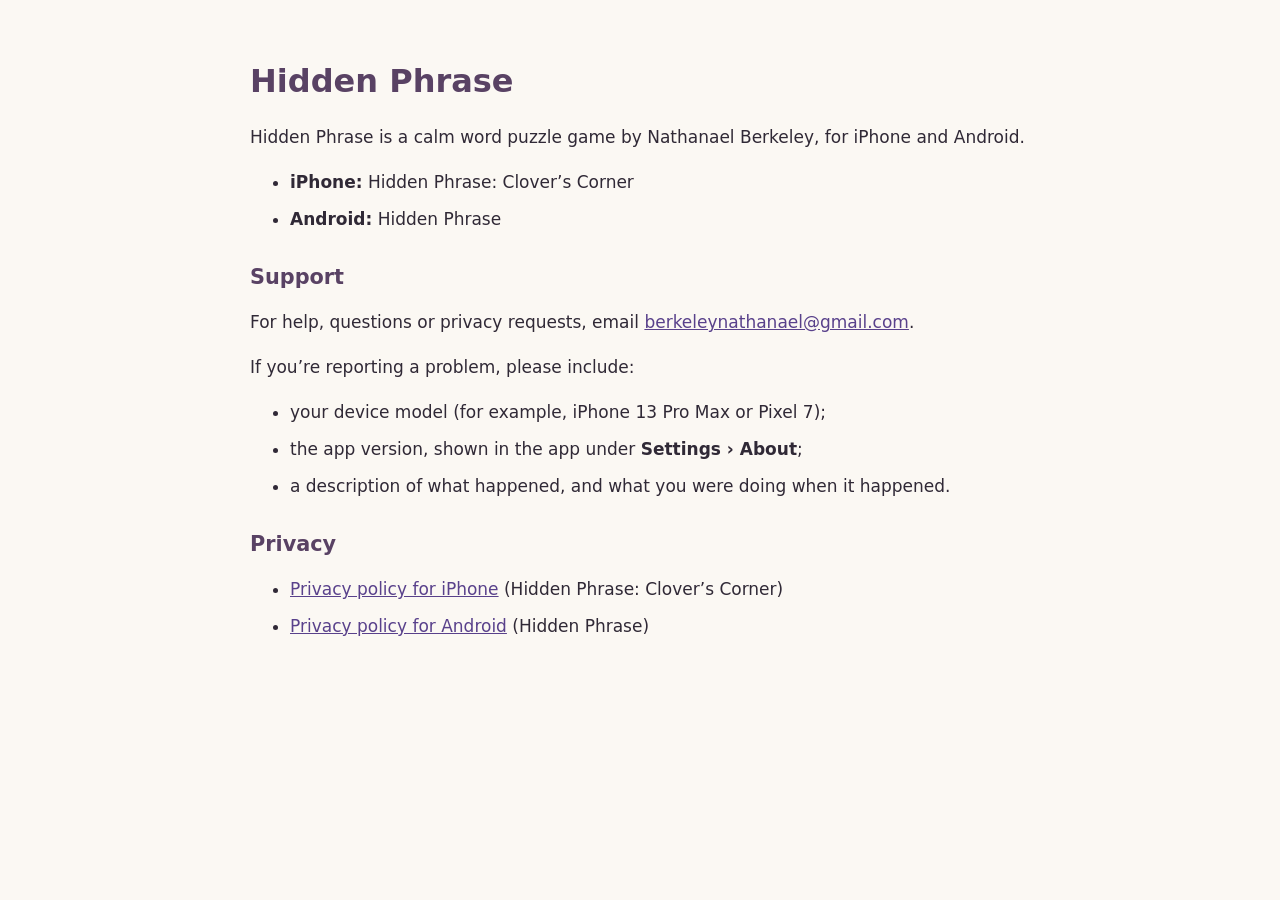
<file: index.html>
<!doctype html><html lang="en"><head><meta charset="utf-8"><meta name="viewport" content="width=device-width,initial-scale=1"><title>Hidden Phrase · Support</title><style>body{margin:0;background:#fbf8f3;color:#302936;font:17px/1.65 system-ui,sans-serif}main{max-width:780px;margin:auto;padding:40px 24px 64px}h1,h2{line-height:1.25;color:#594264}h1{font-size:2rem}h2{font-size:1.3rem;margin-top:2rem}a{color:#59418b;text-decoration:underline;overflow-wrap:anywhere}a:focus-visible{outline:3px solid #865da8;outline-offset:4px}li{margin-bottom:.55rem}</style></head><body><main><h1>Hidden Phrase</h1>
<p>Hidden Phrase is a calm word puzzle game by Nathanael Berkeley, for iPhone and Android.</p>
<ul><li><strong>iPhone:</strong> Hidden Phrase: Clover’s Corner</li><li><strong>Android:</strong> Hidden Phrase</li></ul>
<h2>Support</h2>
<p>For help, questions or privacy requests, email <a href="mailto:berkeleynathanael@gmail.com?subject=Hidden%20Phrase%20support">berkeleynathanael@gmail.com</a>.</p>
<p>If you’re reporting a problem, please include:</p>
<ul><li>your device model (for example, iPhone 13 Pro Max or Pixel 7);</li><li>the app version, shown in the app under <strong>Settings › About</strong>;</li><li>a description of what happened, and what you were doing when it happened.</li></ul>
<h2>Privacy</h2>
<ul><li><a href="privacy-ios.html">Privacy policy for iPhone</a> (Hidden Phrase: Clover’s Corner)</li><li><a href="privacy.html">Privacy policy for Android</a> (Hidden Phrase)</li></ul>
</main></body></html>
</file>
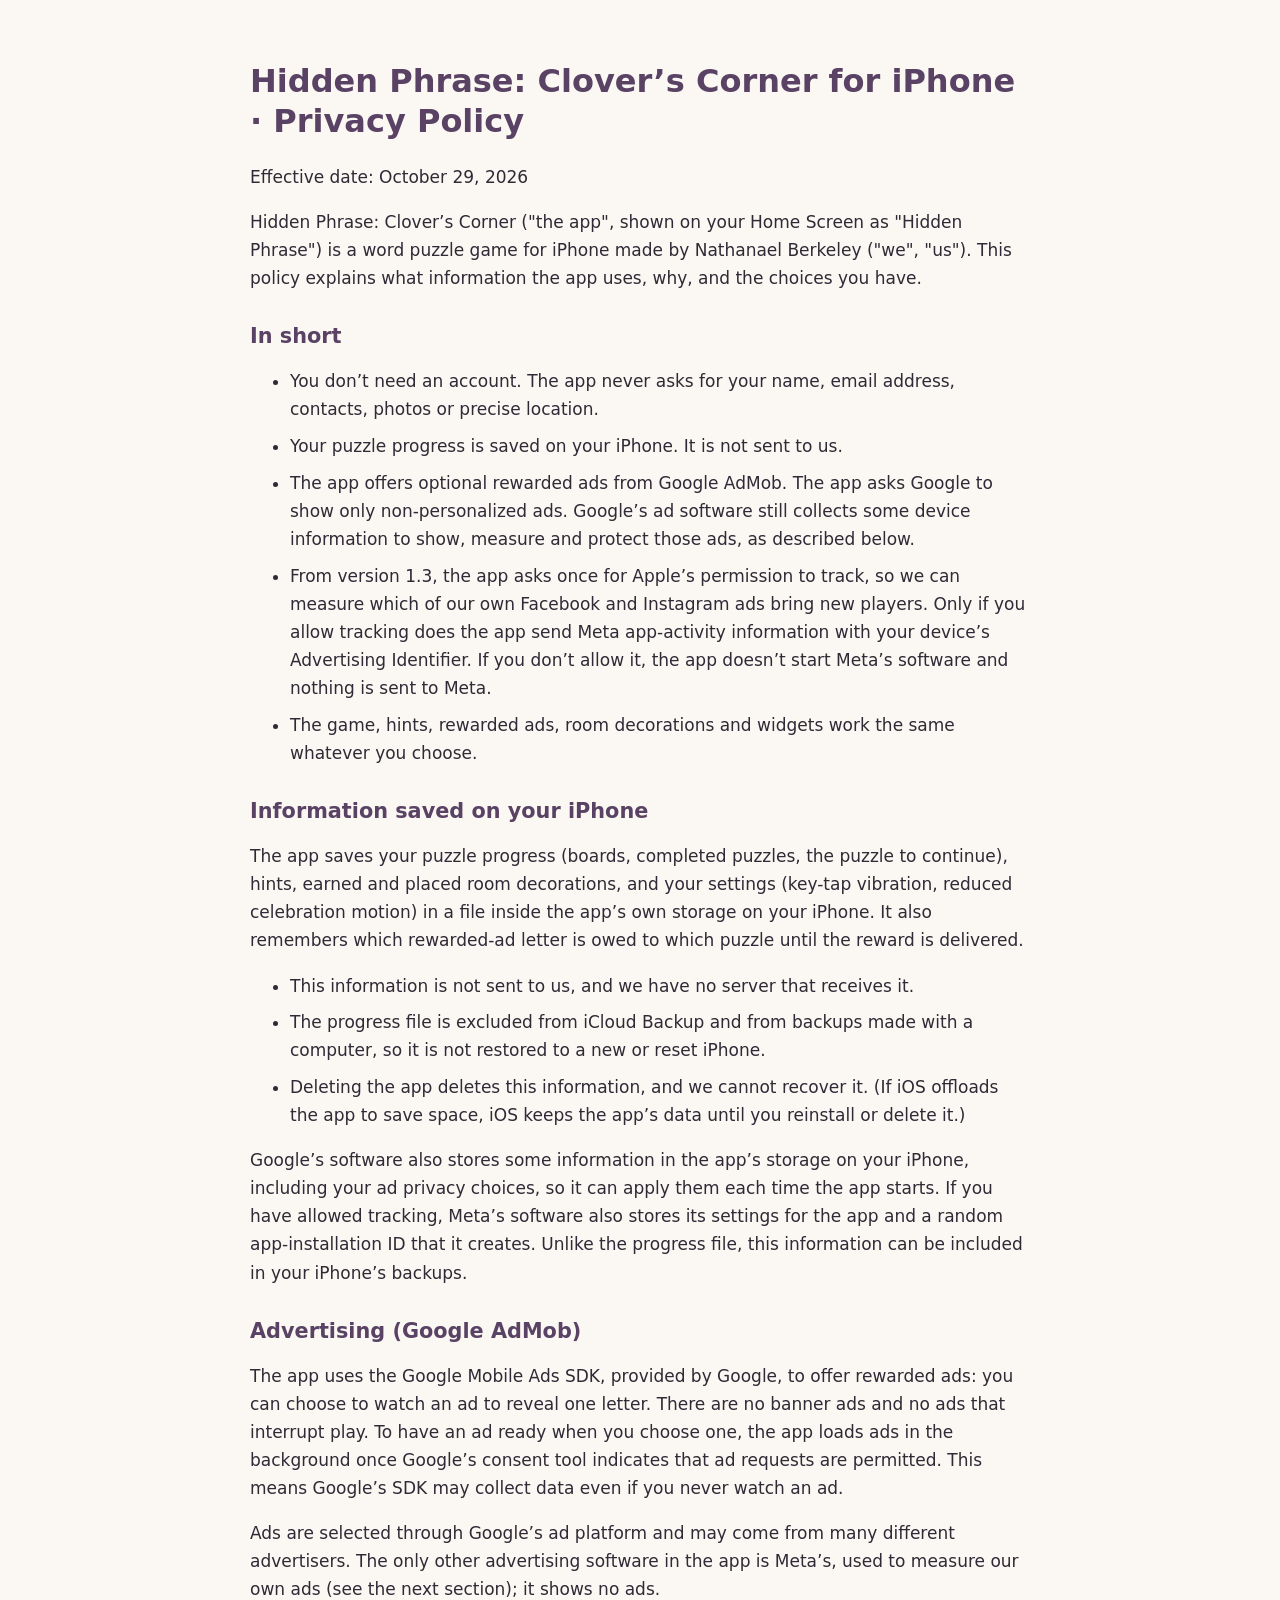
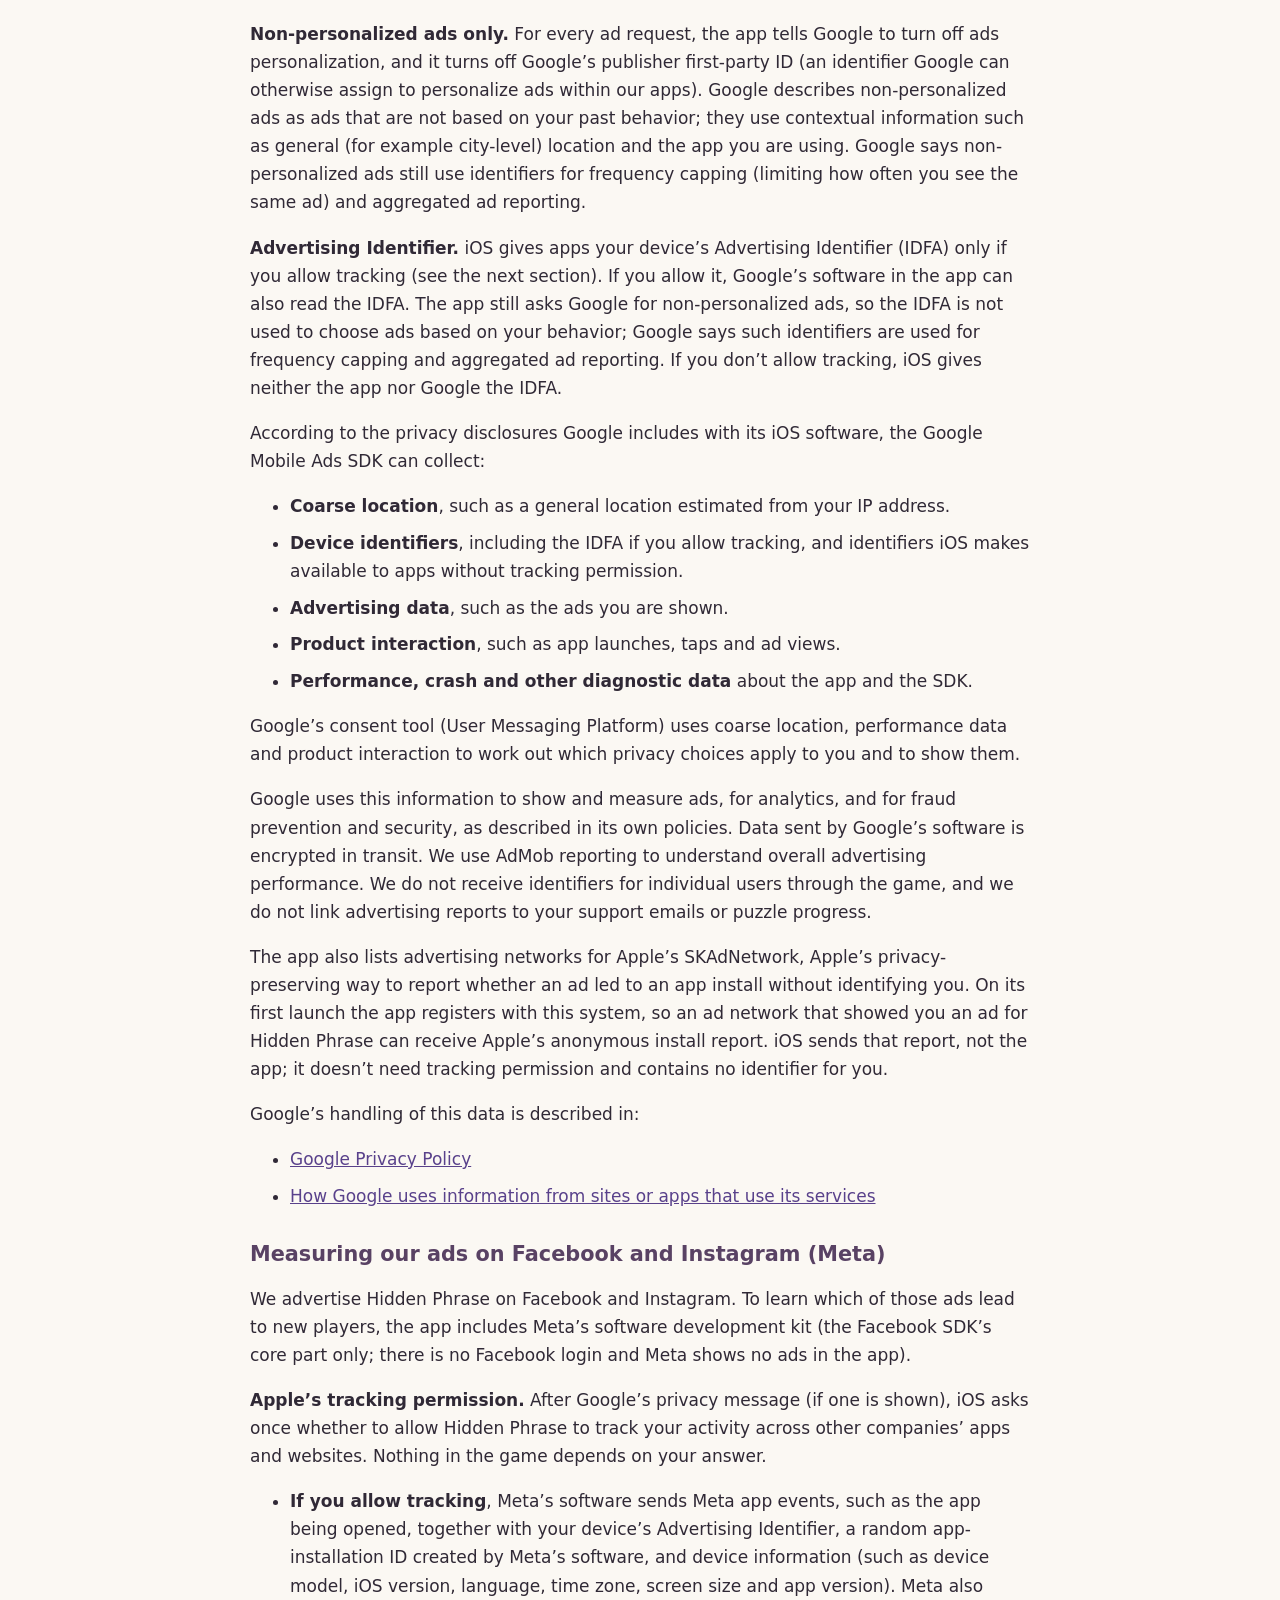
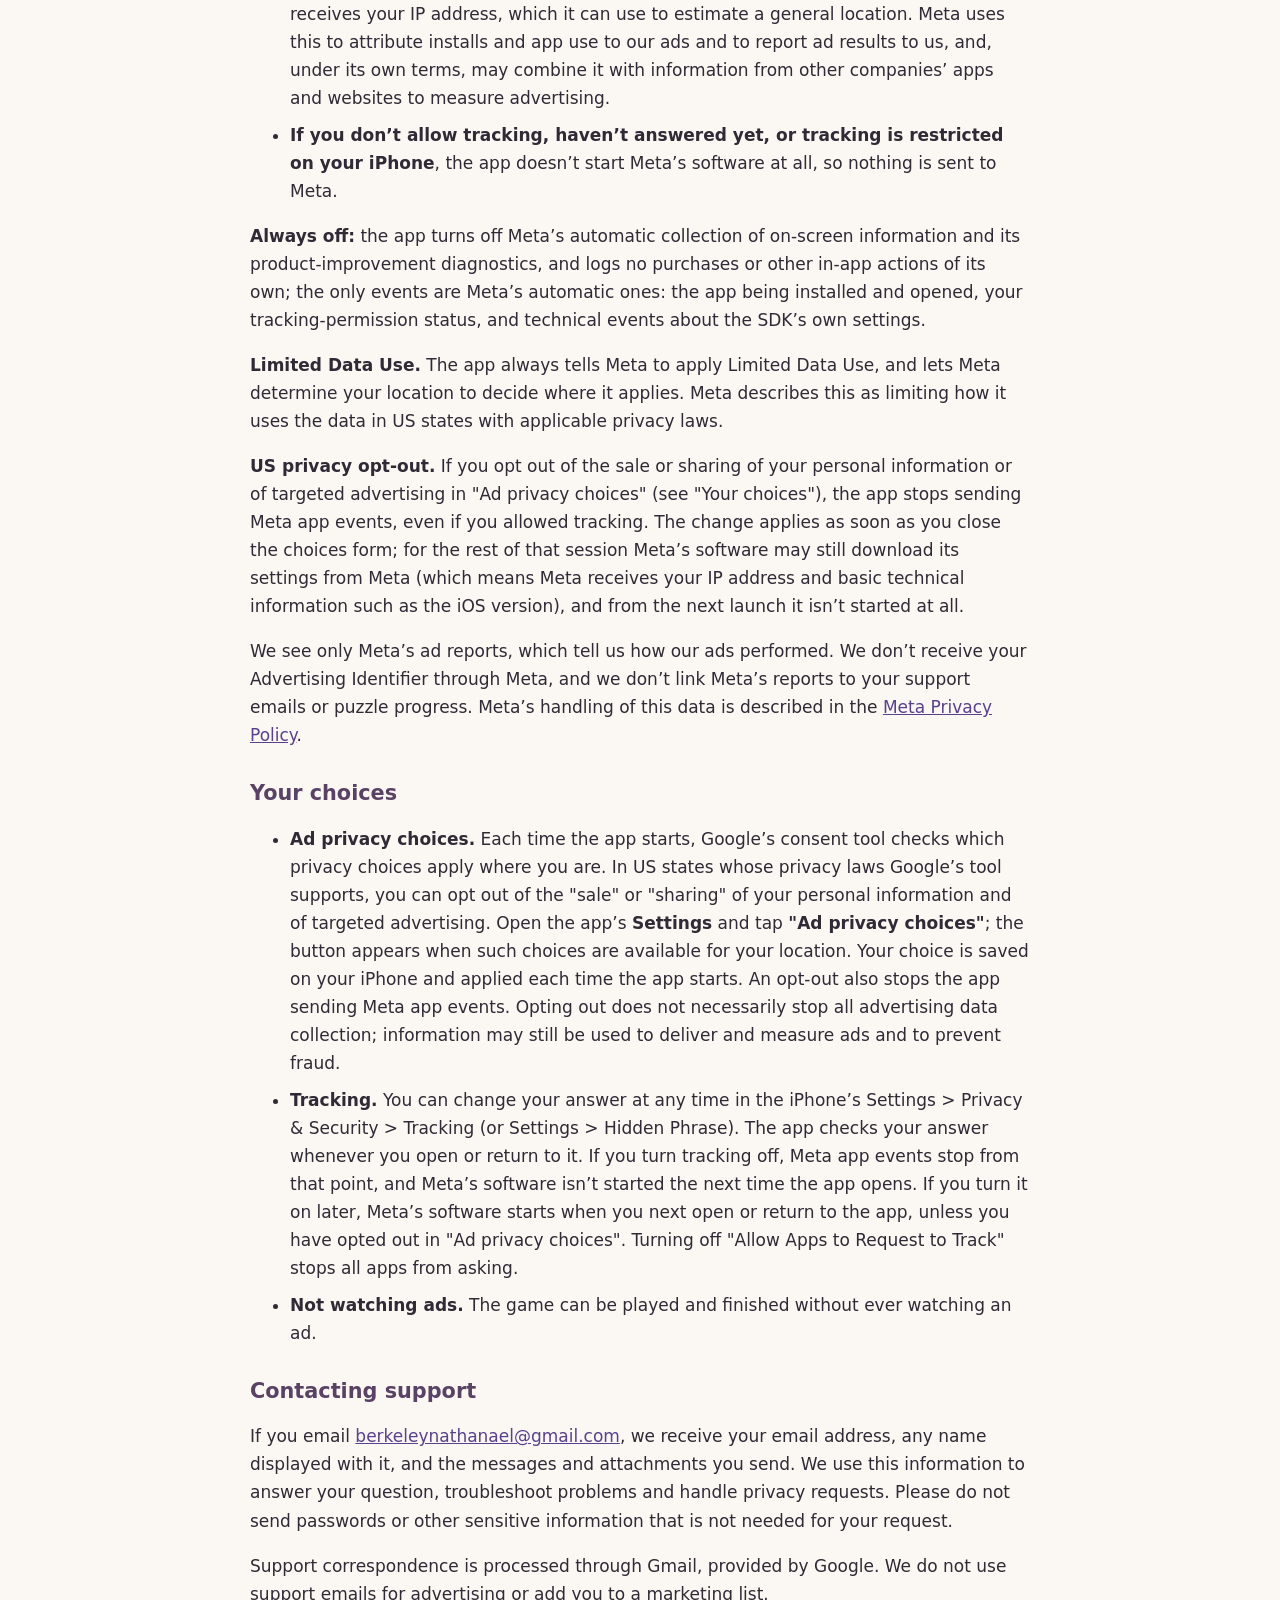
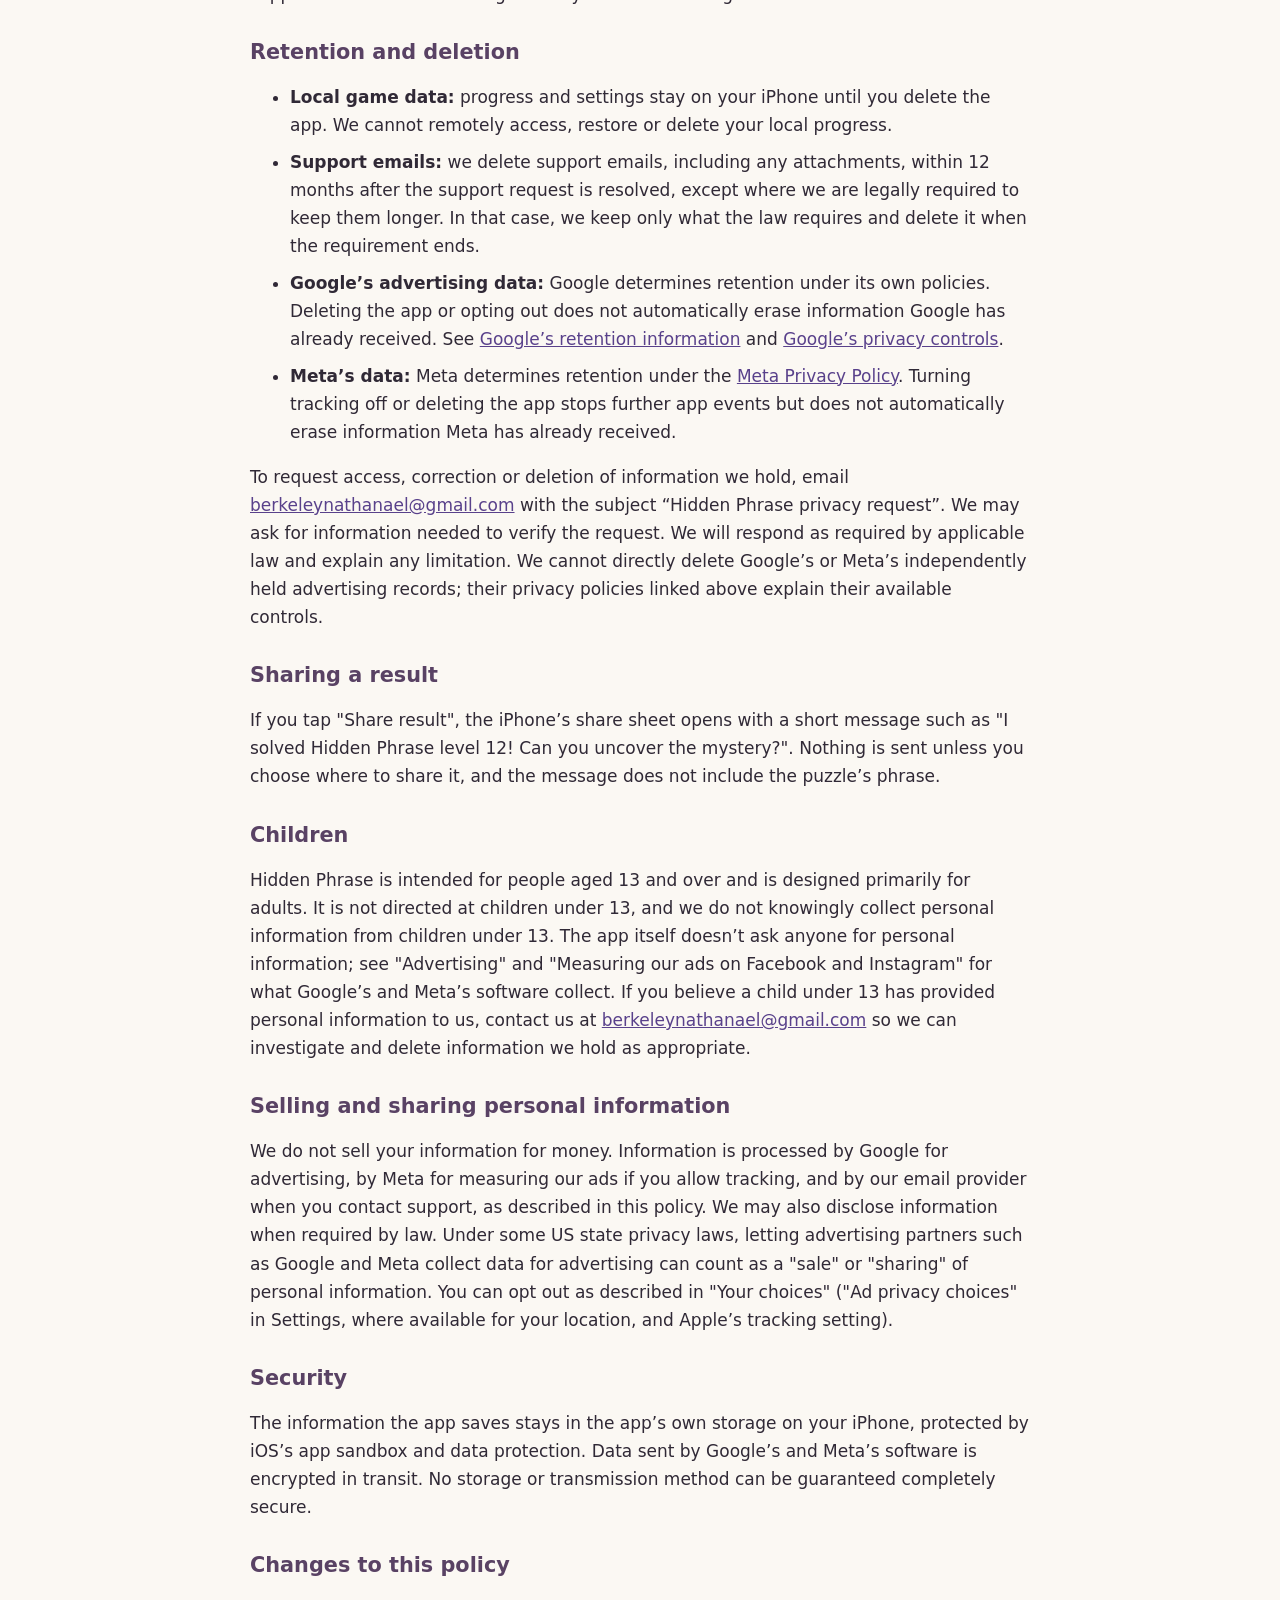
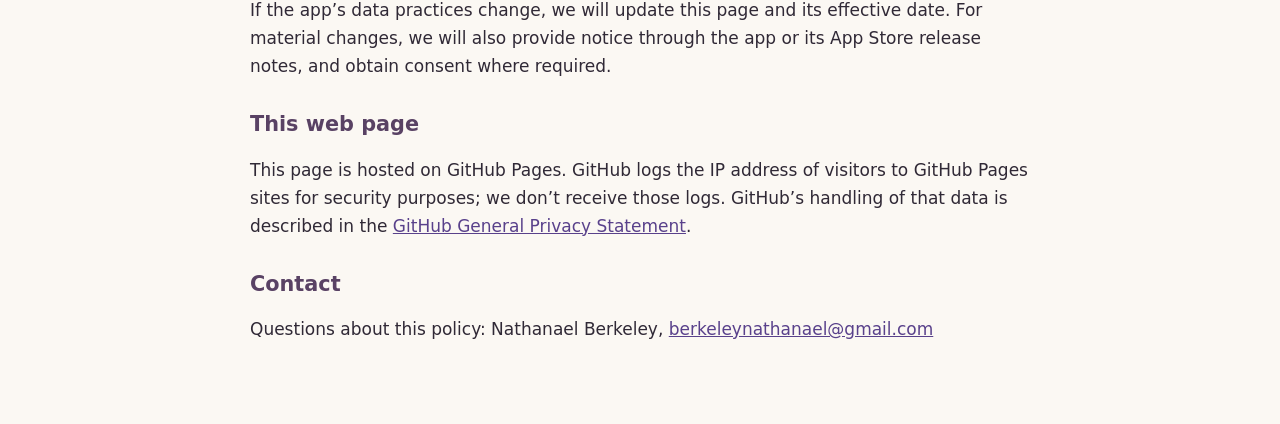
<file: privacy-ios.html>
<!doctype html><html lang="en"><head><meta charset="utf-8"><meta name="viewport" content="width=device-width,initial-scale=1"><title>Hidden Phrase: Clover’s Corner for iPhone · Privacy Policy</title><style>body{margin:0;background:#fbf8f3;color:#302936;font:17px/1.65 system-ui,sans-serif}main{max-width:780px;margin:auto;padding:40px 24px 64px}h1,h2{line-height:1.25;color:#594264}h1{font-size:2rem}h2{font-size:1.3rem;margin-top:2rem}a{color:#59418b;text-decoration:underline;overflow-wrap:anywhere}a:focus-visible{outline:3px solid #865da8;outline-offset:4px}li{margin-bottom:.55rem}@media print{body{background:white}main{padding:0}}</style></head><body><main><h1>Hidden Phrase: Clover’s Corner for iPhone · Privacy Policy</h1>
<p>Effective date: October 29, 2026</p>
<p>Hidden Phrase: Clover’s Corner (&quot;the app&quot;, shown on your Home Screen as &quot;Hidden Phrase&quot;) is a word puzzle game for iPhone made by Nathanael Berkeley (&quot;we&quot;, &quot;us&quot;). This policy explains what information the app uses, why, and the choices you have.</p>
<h2>In short</h2>
<ul><li>You don’t need an account. The app never asks for your name, email address, contacts, photos or precise location.</li><li>Your puzzle progress is saved on your iPhone. It is not sent to us.</li><li>The app offers optional rewarded ads from Google AdMob. The app asks Google to show only non-personalized ads. Google’s ad software still collects some device information to show, measure and protect those ads, as described below.</li><li>From version 1.3, the app asks once for Apple’s permission to track, so we can measure which of our own Facebook and Instagram ads bring new players. Only if you allow tracking does the app send Meta app-activity information with your device’s Advertising Identifier. If you don’t allow it, the app doesn’t start Meta’s software and nothing is sent to Meta.</li><li>The game, hints, rewarded ads, room decorations and widgets work the same whatever you choose.</li></ul>
<h2>Information saved on your iPhone</h2>
<p>The app saves your puzzle progress (boards, completed puzzles, the puzzle to continue), hints, earned and placed room decorations, and your settings (key-tap vibration, reduced celebration motion) in a file inside the app’s own storage on your iPhone. It also remembers which rewarded-ad letter is owed to which puzzle until the reward is delivered.</p>
<ul><li>This information is not sent to us, and we have no server that receives it.</li><li>The progress file is excluded from iCloud Backup and from backups made with a computer, so it is not restored to a new or reset iPhone.</li><li>Deleting the app deletes this information, and we cannot recover it. (If iOS offloads the app to save space, iOS keeps the app’s data until you reinstall or delete it.)</li></ul>
<p>Google’s software also stores some information in the app’s storage on your iPhone, including your ad privacy choices, so it can apply them each time the app starts. If you have allowed tracking, Meta’s software also stores its settings for the app and a random app-installation ID that it creates. Unlike the progress file, this information can be included in your iPhone’s backups.</p>
<h2>Advertising (Google AdMob)</h2>
<p>The app uses the Google Mobile Ads SDK, provided by Google, to offer rewarded ads: you can choose to watch an ad to reveal one letter. There are no banner ads and no ads that interrupt play. To have an ad ready when you choose one, the app loads ads in the background once Google’s consent tool indicates that ad requests are permitted. This means Google’s SDK may collect data even if you never watch an ad.</p>
<p>Ads are selected through Google’s ad platform and may come from many different advertisers. The only other advertising software in the app is Meta’s, used to measure our own ads (see the next section); it shows no ads.</p>
<p><strong>Non-personalized ads only.</strong> For every ad request, the app tells Google to turn off ads personalization, and it turns off Google’s publisher first-party ID (an identifier Google can otherwise assign to personalize ads within our apps). Google describes non-personalized ads as ads that are not based on your past behavior; they use contextual information such as general (for example city-level) location and the app you are using. Google says non-personalized ads still use identifiers for frequency capping (limiting how often you see the same ad) and aggregated ad reporting.</p>
<p><strong>Advertising Identifier.</strong> iOS gives apps your device’s Advertising Identifier (IDFA) only if you allow tracking (see the next section). If you allow it, Google’s software in the app can also read the IDFA. The app still asks Google for non-personalized ads, so the IDFA is not used to choose ads based on your behavior; Google says such identifiers are used for frequency capping and aggregated ad reporting. If you don’t allow tracking, iOS gives neither the app nor Google the IDFA.</p>
<p>According to the privacy disclosures Google includes with its iOS software, the Google Mobile Ads SDK can collect:</p>
<ul><li><strong>Coarse location</strong>, such as a general location estimated from your IP address.</li><li><strong>Device identifiers</strong>, including the IDFA if you allow tracking, and identifiers iOS makes available to apps without tracking permission.</li><li><strong>Advertising data</strong>, such as the ads you are shown.</li><li><strong>Product interaction</strong>, such as app launches, taps and ad views.</li><li><strong>Performance, crash and other diagnostic data</strong> about the app and the SDK.</li></ul>
<p>Google’s consent tool (User Messaging Platform) uses coarse location, performance data and product interaction to work out which privacy choices apply to you and to show them.</p>
<p>Google uses this information to show and measure ads, for analytics, and for fraud prevention and security, as described in its own policies. Data sent by Google’s software is encrypted in transit. We use AdMob reporting to understand overall advertising performance. We do not receive identifiers for individual users through the game, and we do not link advertising reports to your support emails or puzzle progress.</p>
<p>The app also lists advertising networks for Apple’s SKAdNetwork, Apple’s privacy-preserving way to report whether an ad led to an app install without identifying you. On its first launch the app registers with this system, so an ad network that showed you an ad for Hidden Phrase can receive Apple’s anonymous install report. iOS sends that report, not the app; it doesn’t need tracking permission and contains no identifier for you.</p>
<p>Google’s handling of this data is described in:</p>
<ul><li><a href="https://policies.google.com/privacy">Google Privacy Policy</a></li><li><a href="https://policies.google.com/technologies/partner-sites">How Google uses information from sites or apps that use its services</a></li></ul>
<h2>Measuring our ads on Facebook and Instagram (Meta)</h2>
<p>We advertise Hidden Phrase on Facebook and Instagram. To learn which of those ads lead to new players, the app includes Meta’s software development kit (the Facebook SDK’s core part only; there is no Facebook login and Meta shows no ads in the app).</p>
<p><strong>Apple’s tracking permission.</strong> After Google’s privacy message (if one is shown), iOS asks once whether to allow Hidden Phrase to track your activity across other companies’ apps and websites. Nothing in the game depends on your answer.</p>
<ul><li><strong>If you allow tracking</strong>, Meta’s software sends Meta app events, such as the app being opened, together with your device’s Advertising Identifier, a random app-installation ID created by Meta’s software, and device information (such as device model, iOS version, language, time zone, screen size and app version). Meta also receives your IP address, which it can use to estimate a general location. Meta uses this to attribute installs and app use to our ads and to report ad results to us, and, under its own terms, may combine it with information from other companies’ apps and websites to measure advertising.</li><li><strong>If you don’t allow tracking, haven’t answered yet, or tracking is restricted on your iPhone</strong>, the app doesn’t start Meta’s software at all, so nothing is sent to Meta.</li></ul>
<p><strong>Always off:</strong> the app turns off Meta’s automatic collection of on-screen information and its product-improvement diagnostics, and logs no purchases or other in-app actions of its own; the only events are Meta’s automatic ones: the app being installed and opened, your tracking-permission status, and technical events about the SDK’s own settings.</p>
<p><strong>Limited Data Use.</strong> The app always tells Meta to apply Limited Data Use, and lets Meta determine your location to decide where it applies. Meta describes this as limiting how it uses the data in US states with applicable privacy laws.</p>
<p><strong>US privacy opt-out.</strong> If you opt out of the sale or sharing of your personal information or of targeted advertising in &quot;Ad privacy choices&quot; (see &quot;Your choices&quot;), the app stops sending Meta app events, even if you allowed tracking. The change applies as soon as you close the choices form; for the rest of that session Meta’s software may still download its settings from Meta (which means Meta receives your IP address and basic technical information such as the iOS version), and from the next launch it isn’t started at all.</p>
<p>We see only Meta’s ad reports, which tell us how our ads performed. We don’t receive your Advertising Identifier through Meta, and we don’t link Meta’s reports to your support emails or puzzle progress. Meta’s handling of this data is described in the <a href="https://www.facebook.com/privacy/policy/">Meta Privacy Policy</a>.</p>
<h2>Your choices</h2>
<ul><li><strong>Ad privacy choices.</strong> Each time the app starts, Google’s consent tool checks which privacy choices apply where you are. In US states whose privacy laws Google’s tool supports, you can opt out of the &quot;sale&quot; or &quot;sharing&quot; of your personal information and of targeted advertising. Open the app’s <strong>Settings</strong> and tap <strong>&quot;Ad privacy choices&quot;</strong>; the button appears when such choices are available for your location. Your choice is saved on your iPhone and applied each time the app starts. An opt-out also stops the app sending Meta app events. Opting out does not necessarily stop all advertising data collection; information may still be used to deliver and measure ads and to prevent fraud.</li><li><strong>Tracking.</strong> You can change your answer at any time in the iPhone’s Settings &gt; Privacy &amp; Security &gt; Tracking (or Settings &gt; Hidden Phrase). The app checks your answer whenever you open or return to it. If you turn tracking off, Meta app events stop from that point, and Meta’s software isn’t started the next time the app opens. If you turn it on later, Meta’s software starts when you next open or return to the app, unless you have opted out in &quot;Ad privacy choices&quot;. Turning off &quot;Allow Apps to Request to Track&quot; stops all apps from asking.</li><li><strong>Not watching ads.</strong> The game can be played and finished without ever watching an ad.</li></ul>
<h2>Contacting support</h2>
<p>If you email <a href="mailto:berkeleynathanael@gmail.com">berkeleynathanael@gmail.com</a>, we receive your email address, any name displayed with it, and the messages and attachments you send. We use this information to answer your question, troubleshoot problems and handle privacy requests. Please do not send passwords or other sensitive information that is not needed for your request.</p>
<p>Support correspondence is processed through Gmail, provided by Google. We do not use support emails for advertising or add you to a marketing list.</p>
<h2>Retention and deletion</h2>
<ul><li><strong>Local game data:</strong> progress and settings stay on your iPhone until you delete the app. We cannot remotely access, restore or delete your local progress.</li><li><strong>Support emails:</strong> we delete support emails, including any attachments, within 12 months after the support request is resolved, except where we are legally required to keep them longer. In that case, we keep only what the law requires and delete it when the requirement ends.</li><li><strong>Google’s advertising data:</strong> Google determines retention under its own policies. Deleting the app or opting out does not automatically erase information Google has already received. See <a href="https://policies.google.com/technologies/retention">Google’s retention information</a> and <a href="https://policies.google.com/privacy#infochoices">Google’s privacy controls</a>.</li><li><strong>Meta’s data:</strong> Meta determines retention under the <a href="https://www.facebook.com/privacy/policy/">Meta Privacy Policy</a>. Turning tracking off or deleting the app stops further app events but does not automatically erase information Meta has already received.</li></ul>
<p>To request access, correction or deletion of information we hold, email <a href="mailto:berkeleynathanael@gmail.com">berkeleynathanael@gmail.com</a> with the subject “Hidden Phrase privacy request”. We may ask for information needed to verify the request. We will respond as required by applicable law and explain any limitation. We cannot directly delete Google’s or Meta’s independently held advertising records; their privacy policies linked above explain their available controls.</p>
<h2>Sharing a result</h2>
<p>If you tap &quot;Share result&quot;, the iPhone’s share sheet opens with a short message such as &quot;I solved Hidden Phrase level 12! Can you uncover the mystery?&quot;. Nothing is sent unless you choose where to share it, and the message does not include the puzzle’s phrase.</p>
<h2>Children</h2>
<p>Hidden Phrase is intended for people aged 13 and over and is designed primarily for adults. It is not directed at children under 13, and we do not knowingly collect personal information from children under 13. The app itself doesn’t ask anyone for personal information; see &quot;Advertising&quot; and &quot;Measuring our ads on Facebook and Instagram&quot; for what Google’s and Meta’s software collect. If you believe a child under 13 has provided personal information to us, contact us at <a href="mailto:berkeleynathanael@gmail.com">berkeleynathanael@gmail.com</a> so we can investigate and delete information we hold as appropriate.</p>
<h2>Selling and sharing personal information</h2>
<p>We do not sell your information for money. Information is processed by Google for advertising, by Meta for measuring our ads if you allow tracking, and by our email provider when you contact support, as described in this policy. We may also disclose information when required by law. Under some US state privacy laws, letting advertising partners such as Google and Meta collect data for advertising can count as a &quot;sale&quot; or &quot;sharing&quot; of personal information. You can opt out as described in &quot;Your choices&quot; (&quot;Ad privacy choices&quot; in Settings, where available for your location, and Apple’s tracking setting).</p>
<h2>Security</h2>
<p>The information the app saves stays in the app’s own storage on your iPhone, protected by iOS’s app sandbox and data protection. Data sent by Google’s and Meta’s software is encrypted in transit. No storage or transmission method can be guaranteed completely secure.</p>
<h2>Changes to this policy</h2>
<p>If the app’s data practices change, we will update this page and its effective date. For material changes, we will also provide notice through the app or its App Store release notes, and obtain consent where required.</p>
<h2>This web page</h2>
<p>This page is hosted on GitHub Pages. GitHub logs the IP address of visitors to GitHub Pages sites for security purposes; we don’t receive those logs. GitHub’s handling of that data is described in the <a href="https://docs.github.com/en/site-policy/privacy-policies/github-general-privacy-statement">GitHub General Privacy Statement</a>.</p>
<h2>Contact</h2>
<p>Questions about this policy: Nathanael Berkeley, <a href="mailto:berkeleynathanael@gmail.com">berkeleynathanael@gmail.com</a>
</p></main></body></html>
</file>
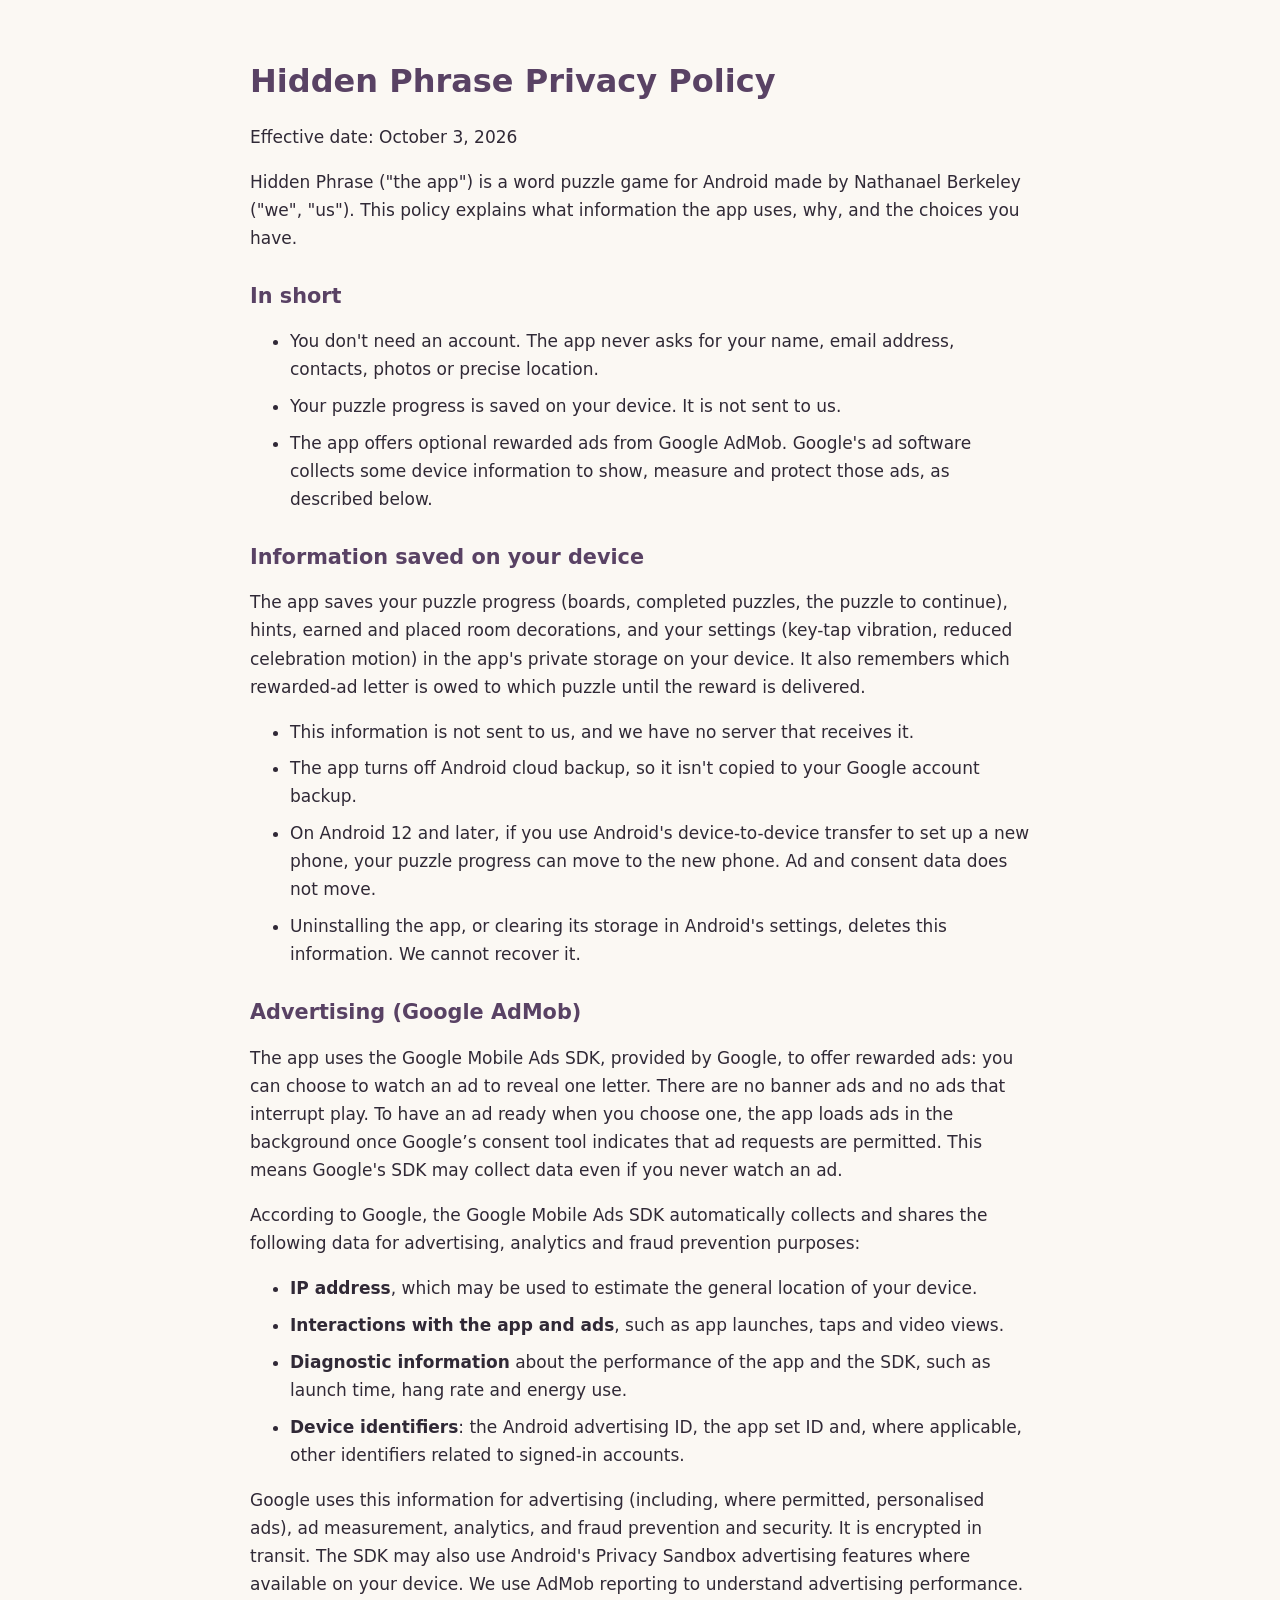
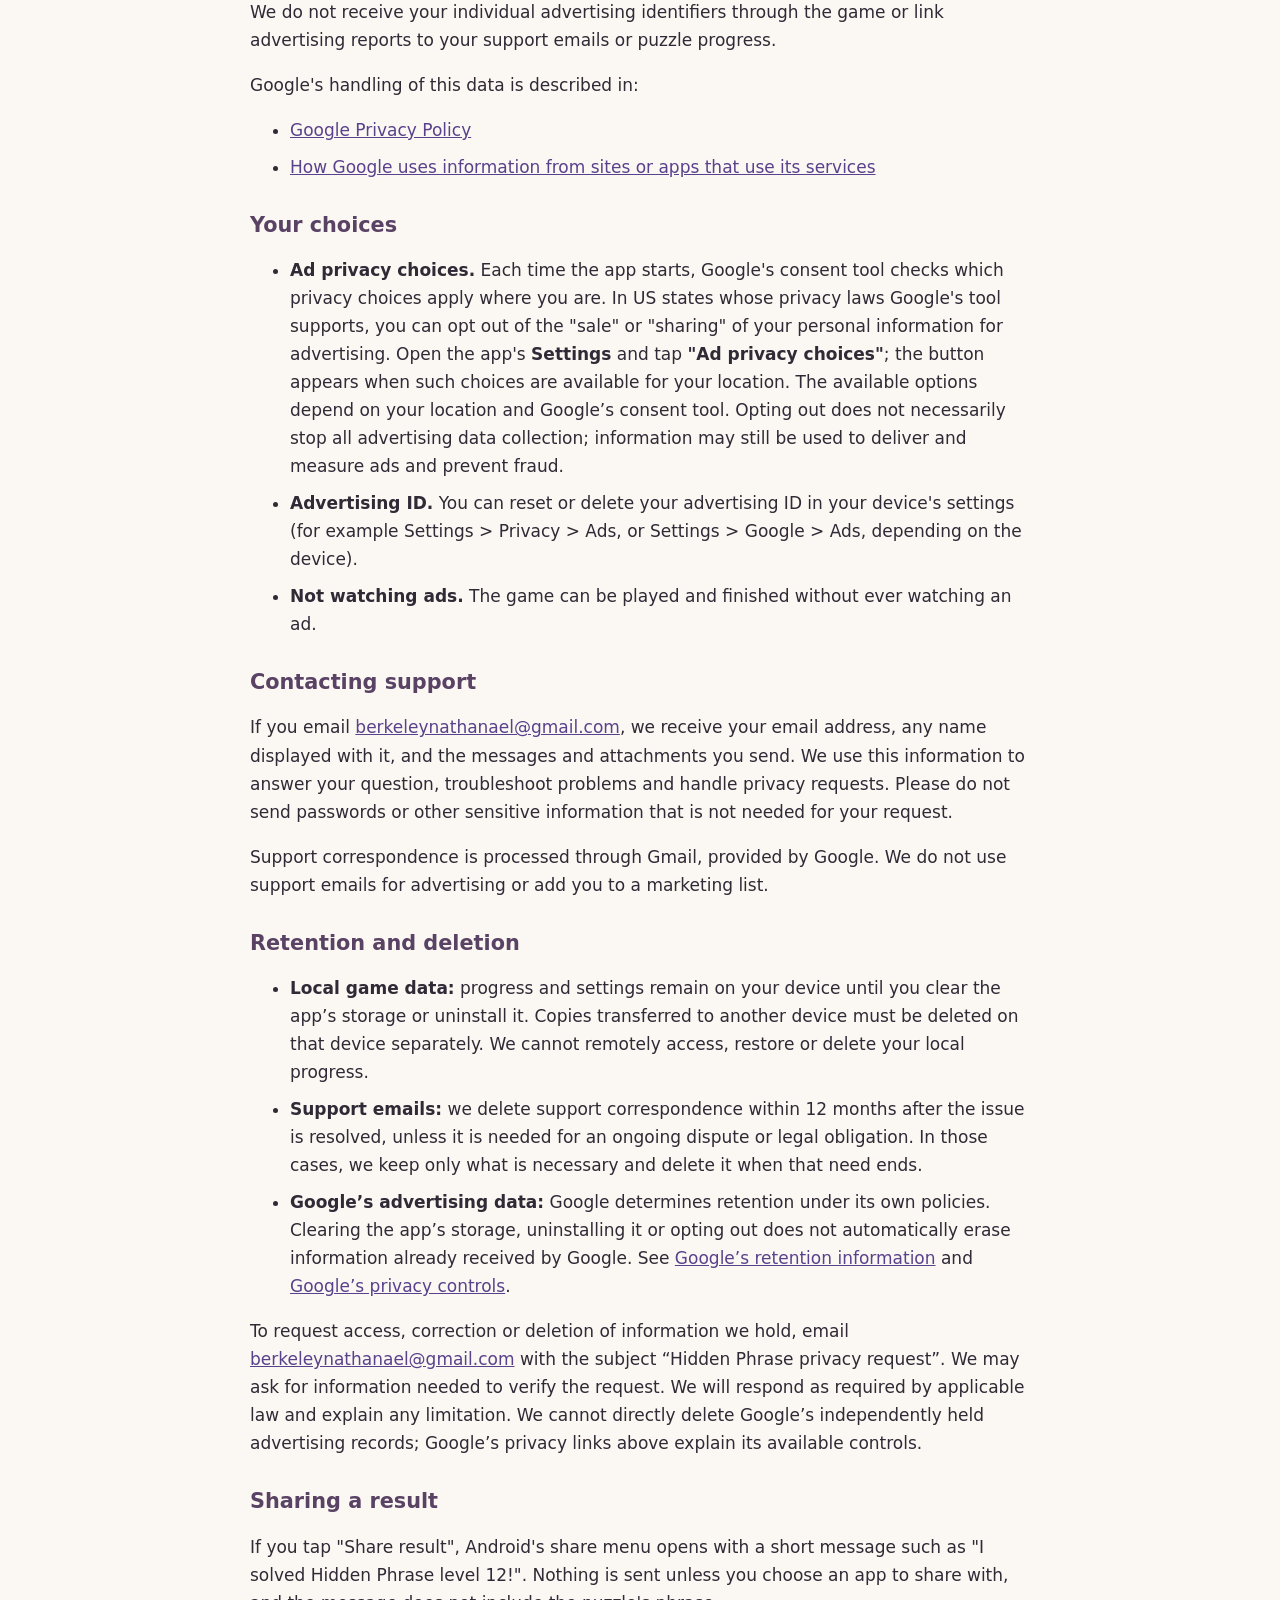
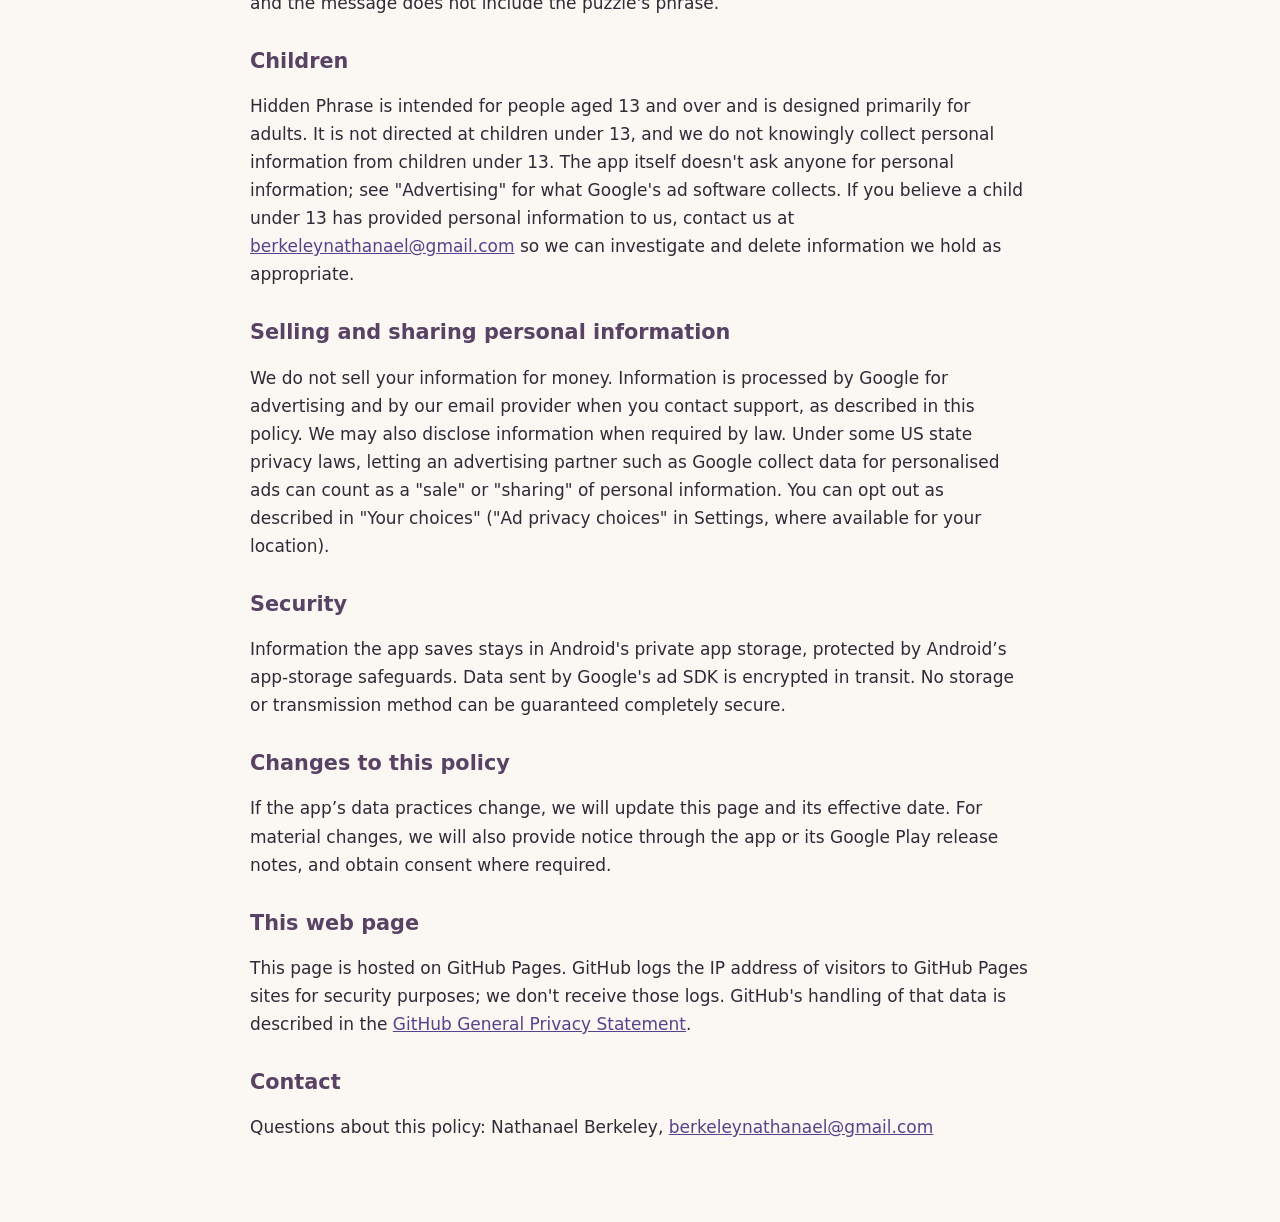
<file: privacy.html>
<!doctype html><html lang="en"><head><meta charset="utf-8"><meta name="viewport" content="width=device-width,initial-scale=1"><title>Hidden Phrase Privacy Policy</title><style>body{margin:0;background:#fbf8f3;color:#302936;font:17px/1.65 system-ui,sans-serif}main{max-width:780px;margin:auto;padding:40px 24px 64px}h1,h2{line-height:1.25;color:#594264}h1{font-size:2rem}h2{font-size:1.3rem;margin-top:2rem}a{color:#59418b;text-decoration:underline;overflow-wrap:anywhere}a:focus-visible{outline:3px solid #865da8;outline-offset:4px}li{margin-bottom:.55rem}@media print{body{background:white}main{padding:0}}</style></head><body><main><h1>Hidden Phrase Privacy Policy</h1>
<p>Effective date: October 3, 2026</p>
<p>Hidden Phrase (&quot;the app&quot;) is a word puzzle game for Android made by Nathanael Berkeley (&quot;we&quot;, &quot;us&quot;). This policy explains what information the app uses, why, and the choices you have.</p>
<h2>In short</h2>
<ul><li>You don&#x27;t need an account. The app never asks for your name, email address, contacts, photos or precise location.</li><li>Your puzzle progress is saved on your device. It is not sent to us.</li><li>The app offers optional rewarded ads from Google AdMob. Google&#x27;s ad software collects some device information to show, measure and protect those ads, as described below.</li></ul>
<h2>Information saved on your device</h2>
<p>The app saves your puzzle progress (boards, completed puzzles, the puzzle to continue), hints, earned and placed room decorations, and your settings (key-tap vibration, reduced celebration motion) in the app&#x27;s private storage on your device. It also remembers which rewarded-ad letter is owed to which puzzle until the reward is delivered.</p>
<ul><li>This information is not sent to us, and we have no server that receives it.</li><li>The app turns off Android cloud backup, so it isn&#x27;t copied to your Google account backup.</li><li>On Android 12 and later, if you use Android&#x27;s device-to-device transfer to set up a new phone, your puzzle progress can move to the new phone. Ad and consent data does not move.</li><li>Uninstalling the app, or clearing its storage in Android&#x27;s settings, deletes this information. We cannot recover it.</li></ul>
<h2>Advertising (Google AdMob)</h2>
<p>The app uses the Google Mobile Ads SDK, provided by Google, to offer rewarded ads: you can choose to watch an ad to reveal one letter. There are no banner ads and no ads that interrupt play. To have an ad ready when you choose one, the app loads ads in the background once Google’s consent tool indicates that ad requests are permitted. This means Google&#x27;s SDK may collect data even if you never watch an ad.</p>
<p>According to Google, the Google Mobile Ads SDK automatically collects and shares the following data for advertising, analytics and fraud prevention purposes:</p>
<ul><li><strong>IP address</strong>, which may be used to estimate the general location of your device.</li><li><strong>Interactions with the app and ads</strong>, such as app launches, taps and video views.</li><li><strong>Diagnostic information</strong> about the performance of the app and the SDK, such as launch time, hang rate and energy use.</li><li><strong>Device identifiers</strong>: the Android advertising ID, the app set ID and, where applicable, other identifiers related to signed-in accounts.</li></ul>
<p>Google uses this information for advertising (including, where permitted, personalised ads), ad measurement, analytics, and fraud prevention and security. It is encrypted in transit. The SDK may also use Android&#x27;s Privacy Sandbox advertising features where available on your device. We use AdMob reporting to understand advertising performance. We do not receive your individual advertising identifiers through the game or link advertising reports to your support emails or puzzle progress.</p>
<p>Google&#x27;s handling of this data is described in:</p>
<ul><li><a href="https://policies.google.com/privacy">Google Privacy Policy</a></li><li><a href="https://policies.google.com/technologies/partner-sites">How Google uses information from sites or apps that use its services</a></li></ul>
<h2>Your choices</h2>
<ul><li><strong>Ad privacy choices.</strong> Each time the app starts, Google&#x27;s consent tool checks which privacy choices apply where you are. In US states whose privacy laws Google&#x27;s tool supports, you can opt out of the &quot;sale&quot; or &quot;sharing&quot; of your personal information for advertising. Open the app&#x27;s <strong>Settings</strong> and tap <strong>&quot;Ad privacy choices&quot;</strong>; the button appears when such choices are available for your location. The available options depend on your location and Google’s consent tool. Opting out does not necessarily stop all advertising data collection; information may still be used to deliver and measure ads and prevent fraud.</li><li><strong>Advertising ID.</strong> You can reset or delete your advertising ID in your device&#x27;s settings (for example Settings &gt; Privacy &gt; Ads, or Settings &gt; Google &gt; Ads, depending on the device).</li><li><strong>Not watching ads.</strong> The game can be played and finished without ever watching an ad.</li></ul>
<h2>Contacting support</h2>
<p>If you email <a href="mailto:berkeleynathanael@gmail.com">berkeleynathanael@gmail.com</a>, we receive your email address, any name displayed with it, and the messages and attachments you send. We use this information to answer your question, troubleshoot problems and handle privacy requests. Please do not send passwords or other sensitive information that is not needed for your request.</p>
<p>Support correspondence is processed through Gmail, provided by Google. We do not use support emails for advertising or add you to a marketing list.</p>
<h2>Retention and deletion</h2>
<ul><li><strong>Local game data:</strong> progress and settings remain on your device until you clear the app’s storage or uninstall it. Copies transferred to another device must be deleted on that device separately. We cannot remotely access, restore or delete your local progress.</li><li><strong>Support emails:</strong> we delete support correspondence within 12 months after the issue is resolved, unless it is needed for an ongoing dispute or legal obligation. In those cases, we keep only what is necessary and delete it when that need ends.</li><li><strong>Google’s advertising data:</strong> Google determines retention under its own policies. Clearing the app’s storage, uninstalling it or opting out does not automatically erase information already received by Google. See <a href="https://policies.google.com/technologies/retention">Google’s retention information</a> and <a href="https://policies.google.com/privacy#infochoices">Google’s privacy controls</a>.</li></ul>
<p>To request access, correction or deletion of information we hold, email <a href="mailto:berkeleynathanael@gmail.com">berkeleynathanael@gmail.com</a> with the subject “Hidden Phrase privacy request”. We may ask for information needed to verify the request. We will respond as required by applicable law and explain any limitation. We cannot directly delete Google’s independently held advertising records; Google’s privacy links above explain its available controls.</p>
<h2>Sharing a result</h2>
<p>If you tap &quot;Share result&quot;, Android&#x27;s share menu opens with a short message such as &quot;I solved Hidden Phrase level 12!&quot;. Nothing is sent unless you choose an app to share with, and the message does not include the puzzle&#x27;s phrase.</p>
<h2>Children</h2>
<p>Hidden Phrase is intended for people aged 13 and over and is designed primarily for adults. It is not directed at children under 13, and we do not knowingly collect personal information from children under 13. The app itself doesn&#x27;t ask anyone for personal information; see &quot;Advertising&quot; for what Google&#x27;s ad software collects. If you believe a child under 13 has provided personal information to us, contact us at <a href="mailto:berkeleynathanael@gmail.com">berkeleynathanael@gmail.com</a> so we can investigate and delete information we hold as appropriate.</p>
<h2>Selling and sharing personal information</h2>
<p>We do not sell your information for money. Information is processed by Google for advertising and by our email provider when you contact support, as described in this policy. We may also disclose information when required by law. Under some US state privacy laws, letting an advertising partner such as Google collect data for personalised ads can count as a &quot;sale&quot; or &quot;sharing&quot; of personal information. You can opt out as described in &quot;Your choices&quot; (&quot;Ad privacy choices&quot; in Settings, where available for your location).</p>
<h2>Security</h2>
<p>Information the app saves stays in Android&#x27;s private app storage, protected by Android’s app-storage safeguards. Data sent by Google&#x27;s ad SDK is encrypted in transit. No storage or transmission method can be guaranteed completely secure.</p>
<h2>Changes to this policy</h2>
<p>If the app’s data practices change, we will update this page and its effective date. For material changes, we will also provide notice through the app or its Google Play release notes, and obtain consent where required. </p>
<h2>This web page</h2>
<p>This page is hosted on GitHub Pages. GitHub logs the IP address of visitors to GitHub Pages sites for security purposes; we don&#x27;t receive those logs. GitHub&#x27;s handling of that data is described in the <a href="https://docs.github.com/en/site-policy/privacy-policies/github-general-privacy-statement">GitHub General Privacy Statement</a>.</p>
<h2>Contact</h2>
<p>Questions about this policy: Nathanael Berkeley, <a href="mailto:berkeleynathanael@gmail.com">berkeleynathanael@gmail.com</a>
</p></main></body></html>
</file>
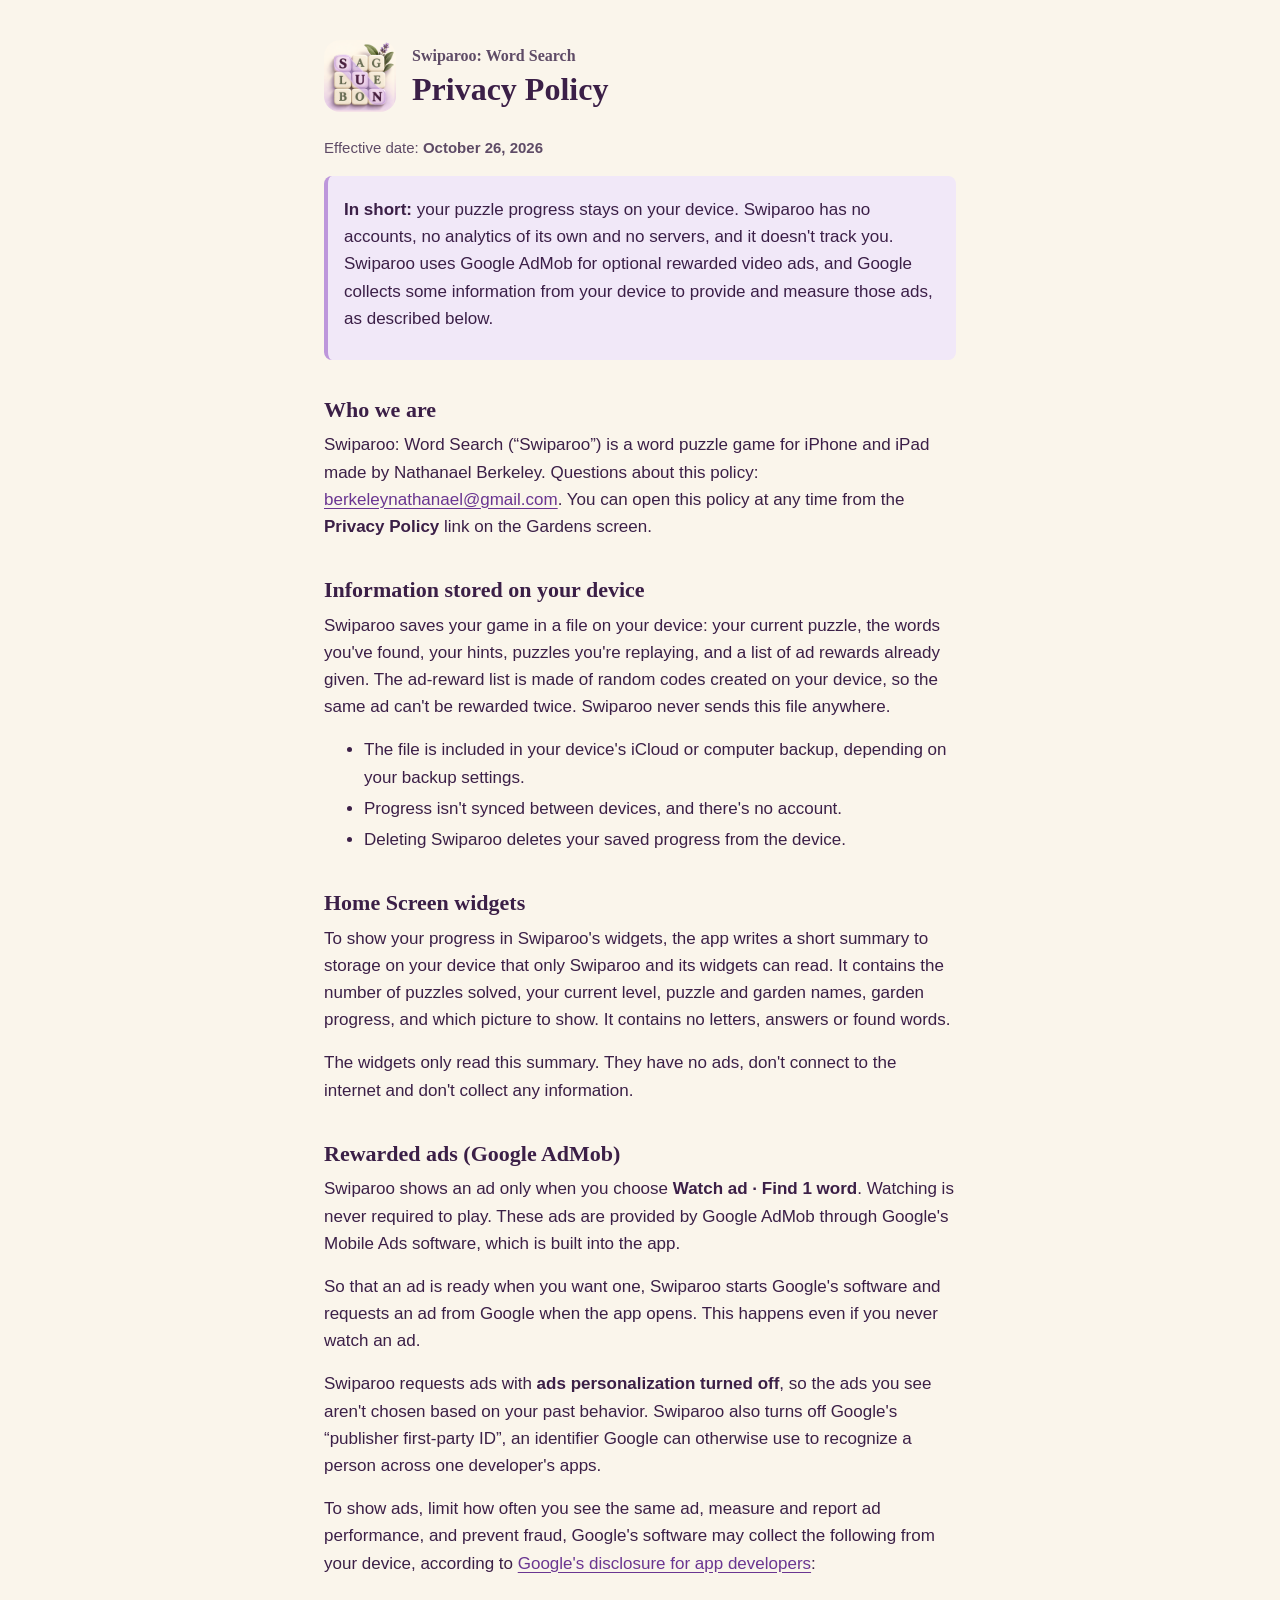
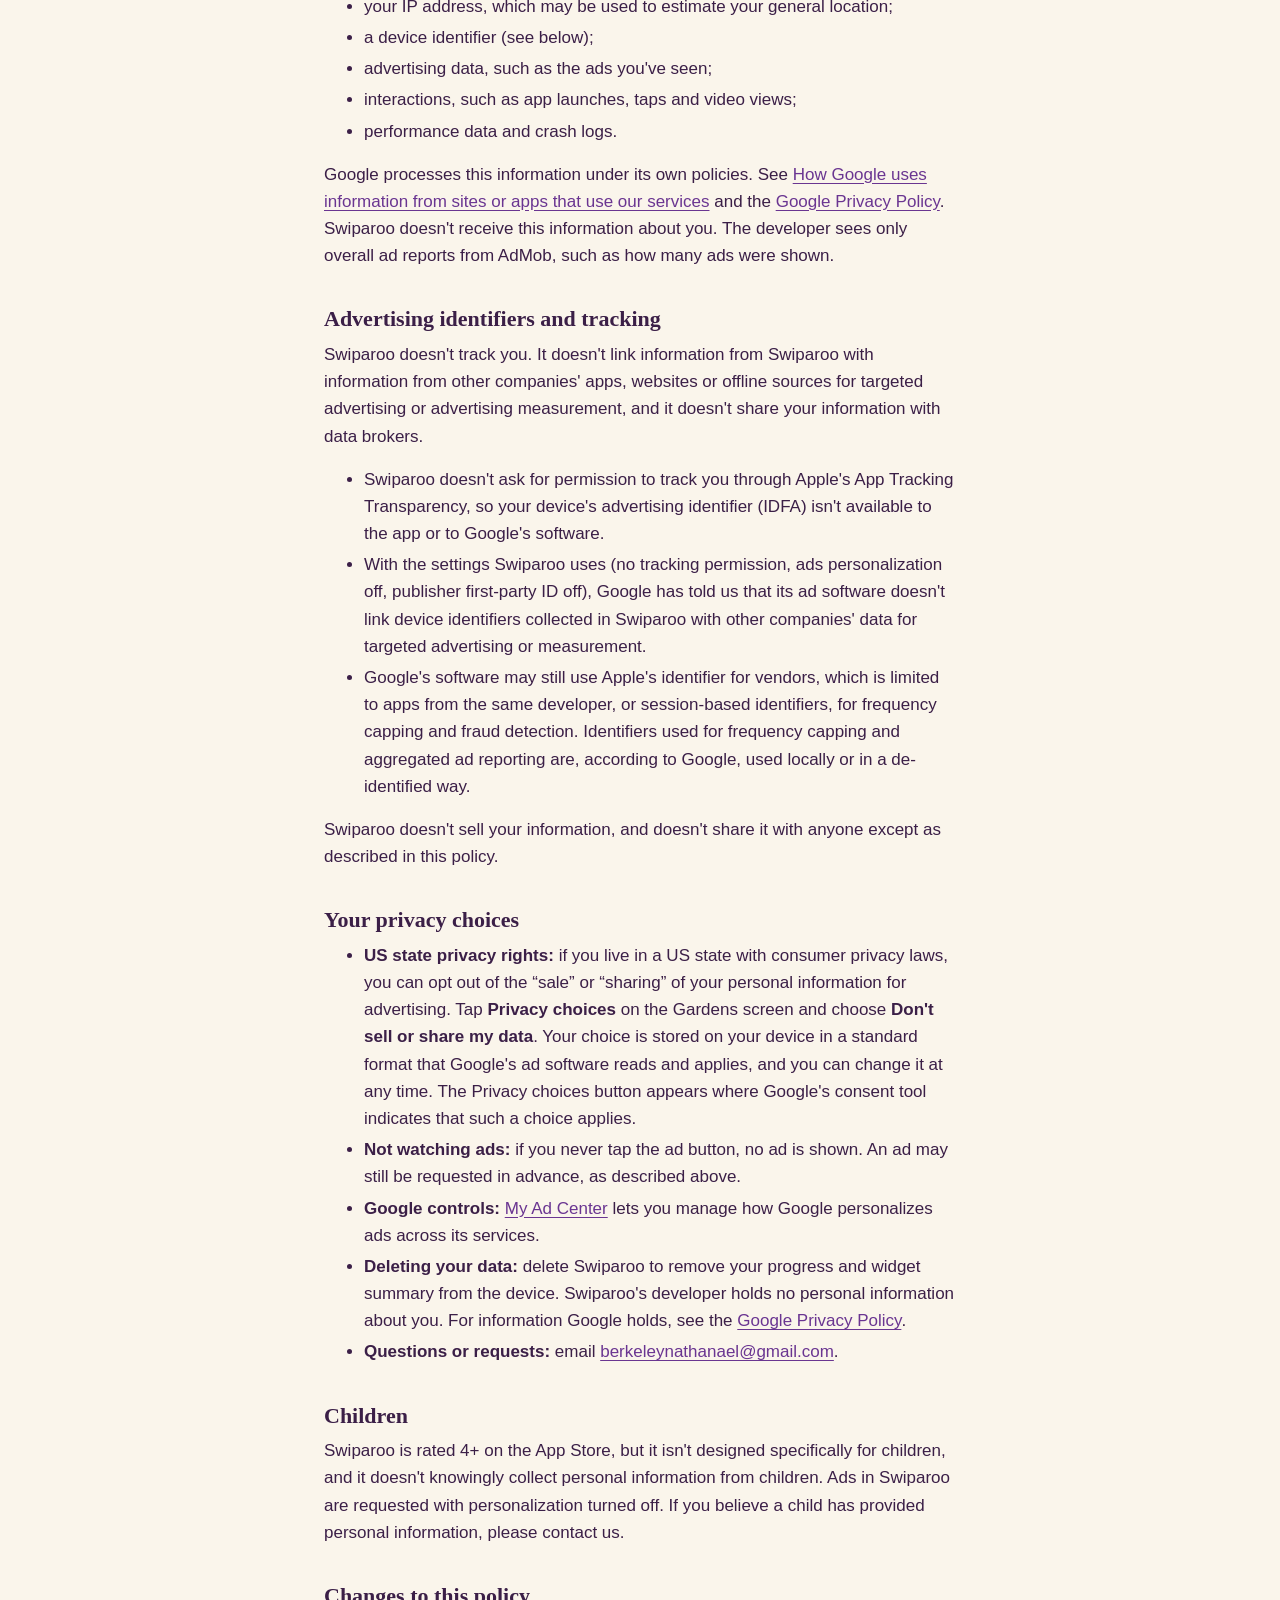
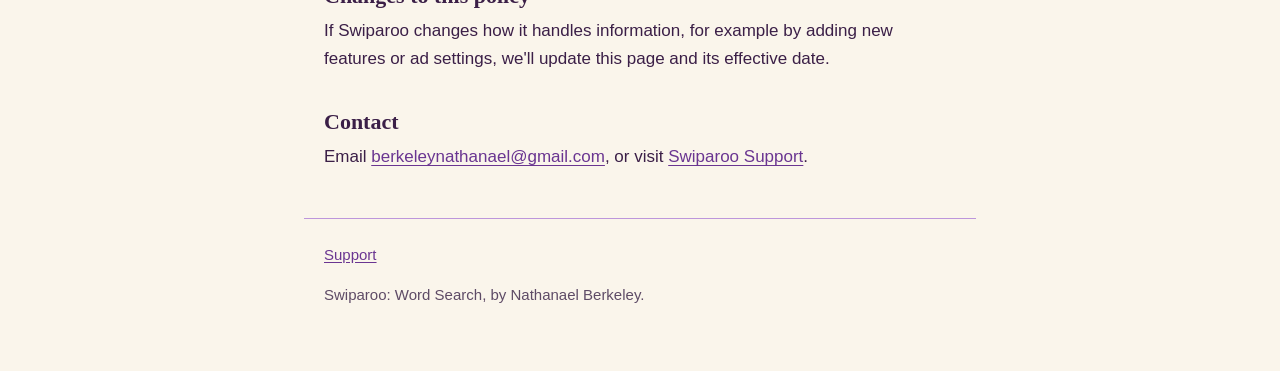
<file: swiparoo/privacy.html>
<!DOCTYPE html>
<html lang="en">
<head>
    <meta charset="utf-8">
    <meta name="viewport" content="width=device-width, initial-scale=1">
    <title>Swiparoo Privacy Policy</title>
    <meta name="description" content="How Swiparoo: Word Search handles your information.">
    <link rel="stylesheet" href="swiparoo.css">
    <link rel="icon" href="swiparoo-icon.png">
</head>
<body>
    <a class="skip-link" href="#main">Skip to content</a>

    <header>
        <img src="swiparoo-icon.png" alt="" width="72" height="72">
        <div>
            <p class="app-name">Swiparoo: Word Search</p>
            <h1>Privacy Policy</h1>
        </div>
    </header>

    <main id="main">
        <p class="small">Effective date: <strong>October 26, 2026</strong></p>

        <div class="summary">
            <p><strong>In short:</strong> your puzzle progress stays on your device. Swiparoo has no accounts, no analytics of its own and no servers, and it doesn't track you. Swiparoo uses Google AdMob for optional rewarded video ads, and Google collects some information from your device to provide and measure those ads, as described below.</p>
        </div>

        <h2>Who we are</h2>
        <p>Swiparoo: Word Search (“Swiparoo”) is a word puzzle game for iPhone and iPad made by Nathanael Berkeley. Questions about this policy: <a href="mailto:berkeleynathanael@gmail.com?subject=Swiparoo%20privacy">berkeleynathanael@gmail.com</a>. You can open this policy at any time from the <strong>Privacy Policy</strong> link on the Gardens screen.</p>

        <h2>Information stored on your device</h2>
        <p>Swiparoo saves your game in a file on your device: your current puzzle, the words you've found, your hints, puzzles you're replaying, and a list of ad rewards already given. The ad-reward list is made of random codes created on your device, so the same ad can't be rewarded twice. Swiparoo never sends this file anywhere.</p>
        <ul>
            <li>The file is included in your device's iCloud or computer backup, depending on your backup settings.</li>
            <li>Progress isn't synced between devices, and there's no account.</li>
            <li>Deleting Swiparoo deletes your saved progress from the device.</li>
        </ul>

        <h2>Home Screen widgets</h2>
        <p>To show your progress in Swiparoo's widgets, the app writes a short summary to storage on your device that only Swiparoo and its widgets can read. It contains the number of puzzles solved, your current level, puzzle and garden names, garden progress, and which picture to show. It contains no letters, answers or found words.</p>
        <p>The widgets only read this summary. They have no ads, don't connect to the internet and don't collect any information.</p>

        <h2>Rewarded ads (Google AdMob)</h2>
        <p>Swiparoo shows an ad only when you choose <strong>Watch ad · Find 1 word</strong>. Watching is never required to play. These ads are provided by Google AdMob through Google's Mobile Ads software, which is built into the app.</p>
        <p>So that an ad is ready when you want one, Swiparoo starts Google's software and requests an ad from Google when the app opens. This happens even if you never watch an ad.</p>
        <p>Swiparoo requests ads with <strong>ads personalization turned off</strong>, so the ads you see aren't chosen based on your past behavior. Swiparoo also turns off Google's “publisher first-party ID”, an identifier Google can otherwise use to recognize a person across one developer's apps.</p>
        <p>To show ads, limit how often you see the same ad, measure and report ad performance, and prevent fraud, Google's software may collect the following from your device, according to <a href="https://developers.google.com/admob/ios/privacy/data-disclosure">Google's disclosure for app developers</a>:</p>
        <ul>
            <li>your IP address, which may be used to estimate your general location;</li>
            <li>a device identifier (see below);</li>
            <li>advertising data, such as the ads you've seen;</li>
            <li>interactions, such as app launches, taps and video views;</li>
            <li>performance data and crash logs.</li>
        </ul>
        <p>Google processes this information under its own policies. See <a href="https://policies.google.com/technologies/partner-sites">How Google uses information from sites or apps that use our services</a> and the <a href="https://policies.google.com/privacy">Google Privacy Policy</a>. Swiparoo doesn't receive this information about you. The developer sees only overall ad reports from AdMob, such as how many ads were shown.</p>

        <h2>Advertising identifiers and tracking</h2>
        <p>Swiparoo doesn't track you. It doesn't link information from Swiparoo with information from other companies' apps, websites or offline sources for targeted advertising or advertising measurement, and it doesn't share your information with data brokers.</p>
        <ul>
            <li>Swiparoo doesn't ask for permission to track you through Apple's App Tracking Transparency, so your device's advertising identifier (IDFA) isn't available to the app or to Google's software.</li>
            <li>With the settings Swiparoo uses (no tracking permission, ads personalization off, publisher first-party ID off), Google has told us that its ad software doesn't link device identifiers collected in Swiparoo with other companies' data for targeted advertising or measurement.</li>
            <li>Google's software may still use Apple's identifier for vendors, which is limited to apps from the same developer, or session-based identifiers, for frequency capping and fraud detection. Identifiers used for frequency capping and aggregated ad reporting are, according to Google, used locally or in a de-identified way.</li>
        </ul>
        <p>Swiparoo doesn't sell your information, and doesn't share it with anyone except as described in this policy.</p>

        <h2>Your privacy choices</h2>
        <ul>
            <li><strong>US state privacy rights:</strong> if you live in a US state with consumer privacy laws, you can opt out of the “sale” or “sharing” of your personal information for advertising. Tap <strong>Privacy choices</strong> on the Gardens screen and choose <strong>Don't sell or share my data</strong>. Your choice is stored on your device in a standard format that Google's ad software reads and applies, and you can change it at any time. The Privacy choices button appears where Google's consent tool indicates that such a choice applies.</li>
            <li><strong>Not watching ads:</strong> if you never tap the ad button, no ad is shown. An ad may still be requested in advance, as described above.</li>
            <li><strong>Google controls:</strong> <a href="https://myadcenter.google.com/">My Ad Center</a> lets you manage how Google personalizes ads across its services.</li>
            <li><strong>Deleting your data:</strong> delete Swiparoo to remove your progress and widget summary from the device. Swiparoo's developer holds no personal information about you. For information Google holds, see the <a href="https://policies.google.com/privacy">Google Privacy Policy</a>.</li>
            <li><strong>Questions or requests:</strong> email <a href="mailto:berkeleynathanael@gmail.com?subject=Swiparoo%20privacy">berkeleynathanael@gmail.com</a>.</li>
        </ul>

        <h2>Children</h2>
        <p>Swiparoo is rated 4+ on the App Store, but it isn't designed specifically for children, and it doesn't knowingly collect personal information from children. Ads in Swiparoo are requested with personalization turned off. If you believe a child has provided personal information, please contact us.</p>

        <h2>Changes to this policy</h2>
        <p>If Swiparoo changes how it handles information, for example by adding new features or ad settings, we'll update this page and its effective date.</p>

        <h2>Contact</h2>
        <p>Email <a href="mailto:berkeleynathanael@gmail.com?subject=Swiparoo%20privacy">berkeleynathanael@gmail.com</a>, or visit <a href="support.html">Swiparoo Support</a>.</p>
    </main>

    <footer>
        <p><a href="support.html">Support</a></p>
        <p>Swiparoo: Word Search, by Nathanael Berkeley.</p>
    </footer>
</body>
</html>
</file>
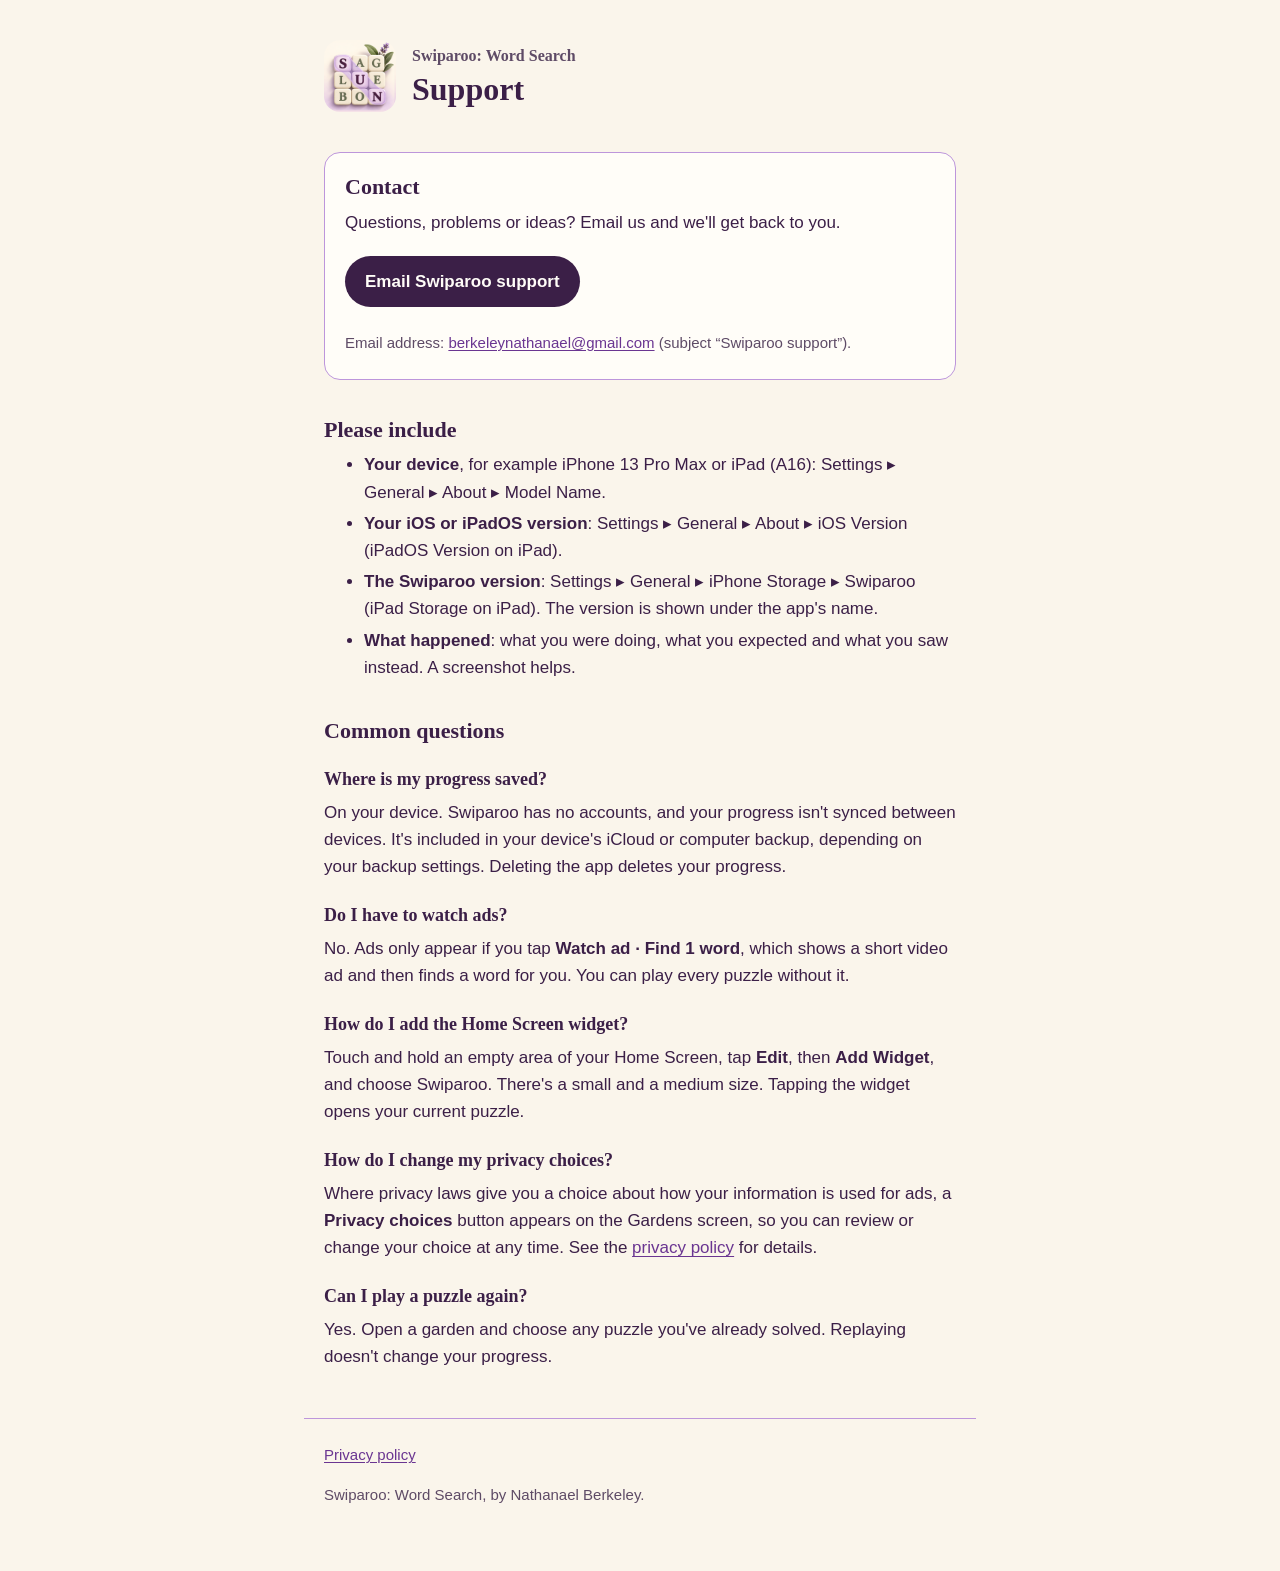
<file: swiparoo/support.html>
<!DOCTYPE html>
<html lang="en">
<head>
    <meta charset="utf-8">
    <meta name="viewport" content="width=device-width, initial-scale=1">
    <title>Swiparoo Support</title>
    <meta name="description" content="Help and contact for Swiparoo: Word Search on iPhone and iPad.">
    <link rel="stylesheet" href="swiparoo.css">
    <link rel="icon" href="swiparoo-icon.png">
</head>
<body>
    <a class="skip-link" href="#main">Skip to content</a>

    <header>
        <img src="swiparoo-icon.png" alt="" width="72" height="72">
        <div>
            <p class="app-name">Swiparoo: Word Search</p>
            <h1>Support</h1>
        </div>
    </header>

    <main id="main">
        <section class="card" aria-labelledby="contact">
            <h2 id="contact" style="margin-top: 0">Contact</h2>
            <p>Questions, problems or ideas? Email us and we'll get back to you.</p>
            <a class="button" href="mailto:berkeleynathanael@gmail.com?subject=Swiparoo%20support&amp;body=Device%3A%20%0AiOS%20or%20iPadOS%20version%3A%20%0ASwiparoo%20version%3A%20%0AWhat%20happened%3A%20%0A">Email Swiparoo support</a>
            <p class="small">Email address: <a href="mailto:berkeleynathanael@gmail.com?subject=Swiparoo%20support">berkeleynathanael@gmail.com</a> (subject “Swiparoo support”).</p>
        </section>

        <h2>Please include</h2>
        <ul>
            <li><strong>Your device</strong>, for example iPhone 13 Pro Max or iPad (A16): Settings ▸ General ▸ About ▸ Model Name.</li>
            <li><strong>Your iOS or iPadOS version</strong>: Settings ▸ General ▸ About ▸ iOS Version (iPadOS Version on iPad).</li>
            <li><strong>The Swiparoo version</strong>: Settings ▸ General ▸ iPhone Storage ▸ Swiparoo (iPad Storage on iPad). The version is shown under the app's name.</li>
            <li><strong>What happened</strong>: what you were doing, what you expected and what you saw instead. A screenshot helps.</li>
        </ul>

        <h2>Common questions</h2>

        <h3>Where is my progress saved?</h3>
        <p>On your device. Swiparoo has no accounts, and your progress isn't synced between devices. It's included in your device's iCloud or computer backup, depending on your backup settings. Deleting the app deletes your progress.</p>

        <h3>Do I have to watch ads?</h3>
        <p>No. Ads only appear if you tap <strong>Watch ad · Find 1 word</strong>, which shows a short video ad and then finds a word for you. You can play every puzzle without it.</p>

        <h3>How do I add the Home Screen widget?</h3>
        <p>Touch and hold an empty area of your Home Screen, tap <strong>Edit</strong>, then <strong>Add Widget</strong>, and choose Swiparoo. There's a small and a medium size. Tapping the widget opens your current puzzle.</p>

        <h3>How do I change my privacy choices?</h3>
        <p>Where privacy laws give you a choice about how your information is used for ads, a <strong>Privacy choices</strong> button appears on the Gardens screen, so you can review or change your choice at any time. See the <a href="privacy.html">privacy policy</a> for details.</p>

        <h3>Can I play a puzzle again?</h3>
        <p>Yes. Open a garden and choose any puzzle you've already solved. Replaying doesn't change your progress.</p>
    </main>

    <footer>
        <p><a href="privacy.html">Privacy policy</a></p>
        <p>Swiparoo: Word Search, by Nathanael Berkeley.</p>
    </footer>
</body>
</html>
</file>
<file: swiparoo/swiparoo.css>
/* Swiparoo support and privacy pages. Colours from the app's SwiparooPalette (cream, plum,
   lavender); every text colour pair meets WCAG AAA (7:1) in light and dark mode. Lavender is
   decorative only (borders), never used for text. Used only by the pages in /swiparoo/. */

:root {
    color-scheme: light dark;
    --cream: #FAF5EB;
    --card: #FFFDF8;
    --plum: #3B1F47;
    --text: #3B1F47;
    --muted: #5E4B66;
    --link: #6A3591;
    --lavender: #BD96DB;
    --tint: #F1E8F8;
    --button-text: #FFFDF8;
}

@media (prefers-color-scheme: dark) {
    :root {
        --cream: #261430;
        --card: #33203F;
        --text: #F4EEF7;
        --muted: #CDBFD4;
        --link: #D9C2F0;
        --lavender: #7E5C99;
        --tint: #33203F;
        --plum: #D9C2F0;
        --button-text: #261430;
    }
}

*, *::before, *::after { box-sizing: border-box; }

html { -webkit-text-size-adjust: 100%; }

body {
    margin: 0;
    background: var(--cream);
    color: var(--text);
    font-family: -apple-system, BlinkMacSystemFont, "Segoe UI", Roboto, Helvetica, Arial, sans-serif;
    font-size: 1.0625rem;
    line-height: 1.6;
}

.skip-link {
    position: absolute;
    left: 1rem;
    top: -3rem;
    padding: 0.5rem 1rem;
    background: var(--card);
    color: var(--link);
    border-radius: 0.5rem;
}
.skip-link:focus { top: 1rem; }

header, main, footer {
    max-width: 42rem;
    margin: 0 auto;
    padding: 0 1.25rem;
}

header {
    display: flex;
    align-items: center;
    gap: 1rem;
    padding-top: 2.5rem;
    padding-bottom: 1rem;
}

header img {
    width: 72px;
    height: 72px;
    border-radius: 16px;
    flex: none;
}

.app-name {
    margin: 0;
    font-family: "New York", Georgia, "Times New Roman", serif;
    font-size: 1rem;
    font-weight: 600;
    color: var(--muted);
}

h1, h2, h3 {
    font-family: "New York", Georgia, "Times New Roman", serif;
    color: var(--plum);
    line-height: 1.25;
}
h1 { margin: 0; font-size: 2rem; }
h2 { margin: 2.25rem 0 0.5rem; font-size: 1.375rem; }
h3 { margin: 1.5rem 0 0.25rem; font-size: 1.125rem; }

p, ul { margin: 0.5rem 0 1rem; }
li { margin: 0.25rem 0; }

a {
    color: var(--link);
    text-decoration: underline;
    text-underline-offset: 0.15em;
}
a:hover { text-decoration-thickness: 2px; }
a:focus-visible, .button:focus-visible {
    outline: 3px solid var(--link);
    outline-offset: 3px;
    border-radius: 4px;
}

.card {
    background: var(--card);
    border: 1px solid var(--lavender);
    border-radius: 1rem;
    padding: 1.25rem 1.25rem 0.5rem;
    margin: 1.5rem 0;
}

.button {
    display: inline-block;
    margin: 0.25rem 0 1rem;
    padding: 0.75rem 1.25rem;
    border-radius: 999px;
    background: var(--plum);
    color: var(--button-text);
    font-weight: 600;
    text-decoration: none;
}
.button:hover { text-decoration: underline; }

.summary {
    background: var(--tint);
    border-left: 4px solid var(--lavender);
    border-radius: 0.5rem;
    padding: 0.75rem 1rem;
}

.small { font-size: 0.9375rem; color: var(--muted); }

/* Review notes: for the draft only, delete the whole block before publishing. */
.review {
    border: 2px dashed var(--link);
    border-radius: 0.75rem;
    padding: 0.75rem 1rem;
    margin: 1.5rem 0;
    background: var(--card);
}

footer {
    margin-top: 3rem;
    padding-top: 1rem;
    padding-bottom: 3rem;
    border-top: 1px solid var(--lavender);
}
footer p { font-size: 0.9375rem; color: var(--muted); }
</file>
